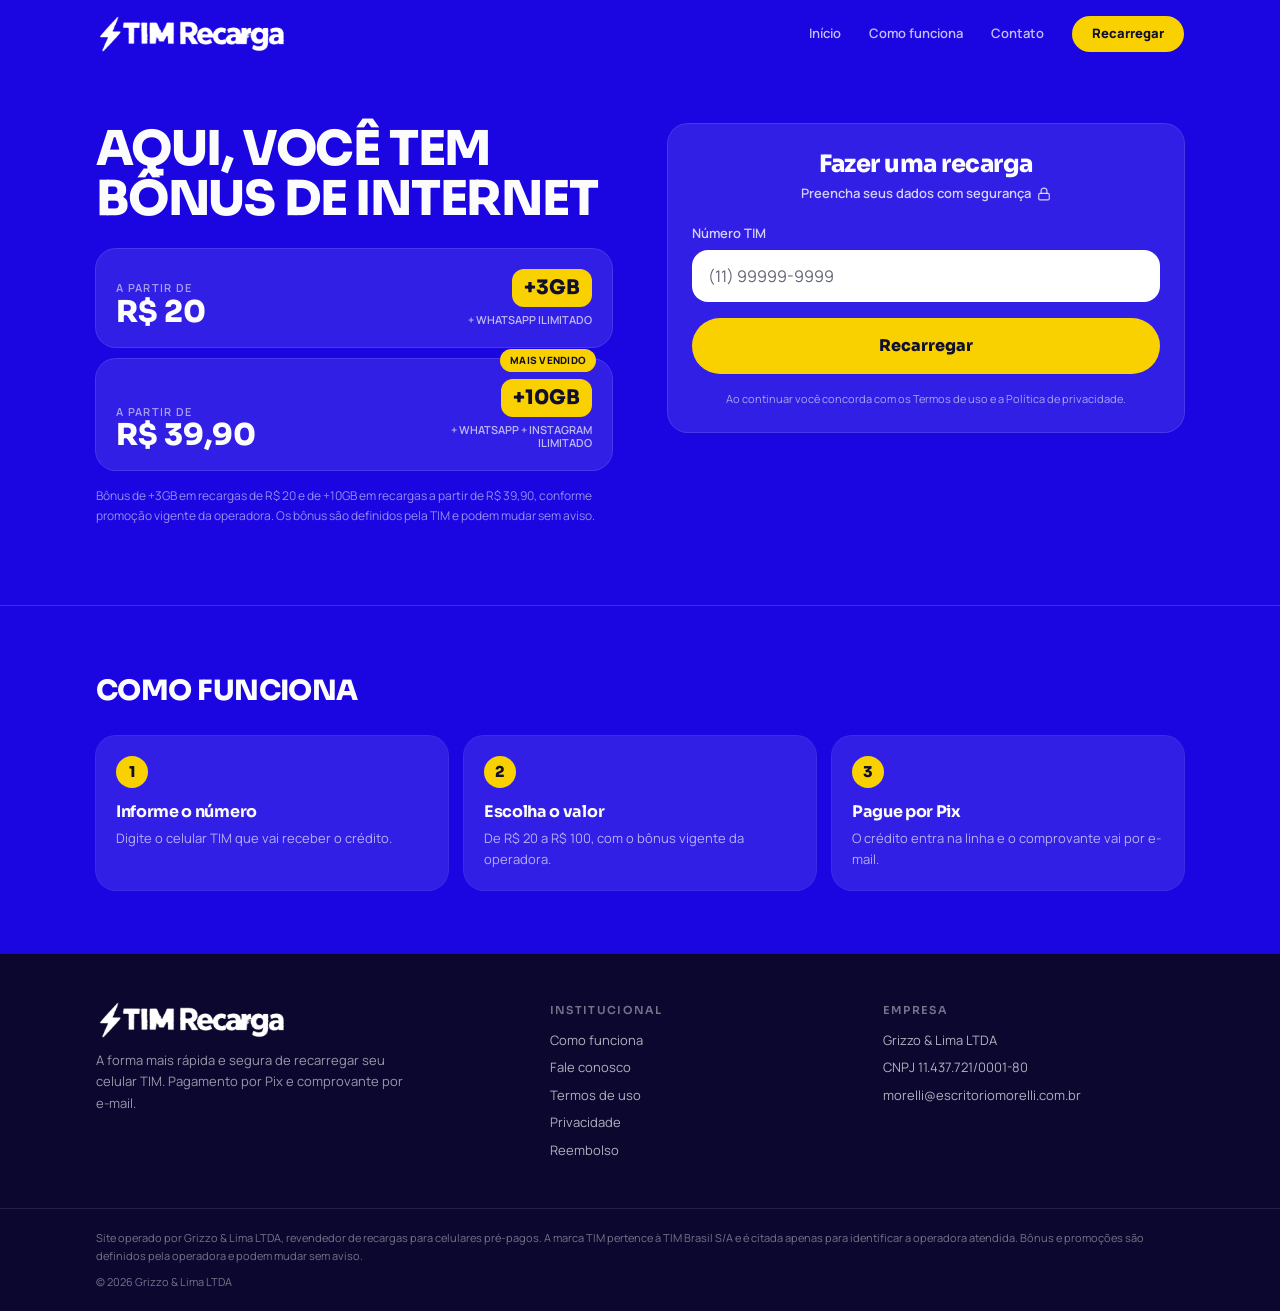
<file: index.html>
<!DOCTYPE html><html lang="pt-BR">

<meta http-equiv="content-type" content="text/html;charset=utf-8" />
<head><meta charSet="utf-8"/><meta name="viewport" content="width=device-width, initial-scale=1"/><link rel="preload" as="image" href="assets/logo-tim-recarga-CDezmYec.png"/><link rel="stylesheet" href="assets/styles-DLddrfKd.css" data-precedence="default"/><link rel="stylesheet" href="https://fonts.googleapis.com/css2?family=Sora:wght@600;700;800&amp;family=Manrope:wght@400;500;600;700&amp;display=swap" data-precedence="default"/><script async="" src="https://www.googletagmanager.com/gtag/js?id=AW-18459245821"></script><title>TIM Recarga — recarregue seu celular TIM por Pix</title><meta property="og:site_name" content="TIM Recarga"/><meta name="description" content="Recarregue seu celular TIM por Pix: informe o número, escolha o valor e receba o crédito em poucos minutos, com comprovante por e-mail."/><meta property="og:title" content="TIM Recarga — recarga de celular por Pix"/><meta property="og:description" content="Escolha o valor, pague por Pix e receba o crédito no seu número TIM em poucos minutos."/><meta property="og:type" content="website"/><meta property="og:url" content="/"/><meta name="twitter:card" content="summary_large_image"/><link rel="modulepreload" href="assets/index-x6sU-mBz.js"/><link rel="modulepreload" href="assets/routes-5rYmvwsM.js"/><link rel="modulepreload" href="assets/pix.functions-BjrQs4jU.js"/><link rel="modulepreload" href="assets/Brand-Dp4QsVyP.js"/><link rel="modulepreload" href="assets/SiteFooter-B02cvEzh.js"/><link rel="preconnect" href="https://fonts.googleapis.com/"/><link rel="preconnect" href="https://fonts.gstatic.com/" crossorigin="anonymous"/><link rel="icon" href="favicon.png" type="image/png"/><link rel="canonical" href="index.html"/><script>window.dataLayer=window.dataLayer||[];function gtag(){dataLayer.push(arguments);}gtag('js',new Date());gtag('config','AW-18459245821');</script></head><body><!--$--><div class="min-h-screen bg-primary"><header class="sticky top-0 z-50 bg-primary text-primary-foreground"><div class="mx-auto flex max-w-lg items-center justify-between px-5 py-4 lg:max-w-6xl lg:px-8"><a class="active" href="index.html" data-status="active" aria-current="page"><span class="flex items-center "><img src="assets/logo-tim-recarga-CDezmYec.png" alt="TIM Recarga" width="1080" height="202" class="h-9 w-auto [filter:brightness(0)_invert(1)]"/></span></a><nav class="hidden items-center gap-7 lg:flex"><a class="text-[13px] font-semibold text-primary-foreground/75 transition-colors hover:text-primary-foreground active" href="index.html" data-status="active" aria-current="page">Início</a><a href="como-funciona.html" class="text-[13px] font-semibold text-primary-foreground/75 transition-colors hover:text-primary-foreground">Como funciona</a><a href="contato.html" class="text-[13px] font-semibold text-primary-foreground/75 transition-colors hover:text-primary-foreground">Contato</a><a href="index.html#recarregar" class="rounded-full bg-accent px-5 py-2 text-[13px] font-extrabold text-accent-foreground">Recarregar</a></nav><button type="button" aria-label="Abrir menu" class="lg:hidden"><svg xmlns="http://www.w3.org/2000/svg" width="24" height="24" viewBox="0 0 24 24" fill="none" stroke="currentColor" stroke-width="2" stroke-linecap="round" stroke-linejoin="round" class="lucide lucide-menu size-6" aria-hidden="true"><path d="M4 5h16"></path><path d="M4 12h16"></path><path d="M4 19h16"></path></svg></button></div></header><main class="bg-primary text-primary-foreground"><section id="recarregar" class="mx-auto max-w-lg scroll-mt-20 px-5 pb-12 pt-8 lg:max-w-6xl lg:px-8 lg:pb-20 lg:pt-14"><div class="lg:grid lg:grid-cols-2 lg:items-start lg:gap-14"><div><h1 class="font-display text-[30px] font-extrabold uppercase leading-[1.05] tracking-tight sm:text-[38px] lg:text-[48px]">Aqui, você tem<br/>bônus de internet</h1><div class="mt-6 space-y-3"><div class="relative rounded-2xl bg-primary-foreground/10 px-5 py-5 ring-1 ring-primary-foreground/20"><div class="flex items-end justify-between gap-4"><div><p class="text-[11px] font-semibold uppercase tracking-[0.12em] text-primary-foreground/60">A partir de</p><p class="font-display text-[30px] font-extrabold leading-none">R$ 20</p></div><div class="text-right"><span class="inline-block rounded-lg bg-accent px-3 py-1 font-display text-[20px] font-extrabold text-accent-foreground">+3GB</span><p class="mt-1.5 max-w-[9rem] text-[11px] font-semibold uppercase leading-tight text-primary-foreground/70">+ WhatsApp ilimitado</p></div></div></div><div class="relative rounded-2xl bg-primary-foreground/10 px-5 py-5 ring-1 ring-primary-foreground/20"><span class="absolute -top-2.5 right-4 rounded-full bg-accent px-2.5 py-1 text-[10px] font-extrabold uppercase tracking-wide text-accent-foreground">Mais vendido</span><div class="flex items-end justify-between gap-4"><div><p class="text-[11px] font-semibold uppercase tracking-[0.12em] text-primary-foreground/60">A partir de</p><p class="font-display text-[30px] font-extrabold leading-none">R$ 39,90</p></div><div class="text-right"><span class="inline-block rounded-lg bg-accent px-3 py-1 font-display text-[20px] font-extrabold text-accent-foreground">+10GB</span><p class="mt-1.5 max-w-[9rem] text-[11px] font-semibold uppercase leading-tight text-primary-foreground/70">+ WhatsApp + Instagram ilimitado</p></div></div></div></div><p class="mt-4 text-[12px] leading-relaxed text-primary-foreground/55">Bônus de +3GB em recargas de R$ 20 e de +10GB em recargas a partir de R$ 39,90, conforme promoção vigente da operadora. Os bônus são definidos pela TIM e podem mudar sem aviso.</p></div><div class="mt-10 lg:mt-0"><div id="form-card" class="rounded-2xl bg-primary-foreground/10 p-4 ring-1 ring-primary-foreground/20 sm:p-6"><form class="space-y-4"><div class="text-center"><h2 class="font-display text-2xl font-extrabold text-primary-foreground">Fazer uma recarga</h2><p class="mt-1 inline-flex items-center gap-1.5 text-[13px] font-semibold text-primary-foreground/80">Preencha seus dados com segurança <svg xmlns="http://www.w3.org/2000/svg" width="24" height="24" viewBox="0 0 24 24" fill="none" stroke="currentColor" stroke-width="2" stroke-linecap="round" stroke-linejoin="round" class="lucide lucide-lock size-3.5" aria-hidden="true"><rect width="18" height="11" x="3" y="11" rx="2" ry="2"></rect><path d="M7 11V7a5 5 0 0 1 10 0v4"></path></svg></p></div><div><label for="numero" class="text-[13px] font-semibold text-primary-foreground/80">Número TIM</label><input id="numero" inputMode="numeric" autoComplete="tel" placeholder="(11) 99999-9999" class="mt-1.5 w-full rounded-xl bg-background px-4 py-3.5 text-[16px] font-semibold text-foreground outline-none ring-2 ring-transparent placeholder:font-normal placeholder:text-muted-foreground focus:ring-accent" value=""/></div><button type="submit" class="w-full rounded-full bg-accent px-6 py-4 font-display text-[16px] font-extrabold text-accent-foreground transition-transform active:scale-[0.99]">Recarregar</button><p class="text-center text-[11px] leading-relaxed text-primary-foreground/60">Ao continuar você concorda com os Termos de uso e a Política de privacidade.</p></form></div></div></div></section><section class="border-t border-primary-foreground/15"><div class="mx-auto max-w-lg px-5 py-12 lg:max-w-6xl lg:px-8 lg:py-16"><h2 class="font-display text-[22px] font-extrabold uppercase lg:text-[28px]">Como funciona</h2><div class="mt-6 grid gap-4 lg:grid-cols-3"><div class="rounded-2xl bg-primary-foreground/10 p-5 ring-1 ring-primary-foreground/15"><span class="inline-flex size-8 items-center justify-center rounded-full bg-accent font-display text-[15px] font-extrabold text-accent-foreground">1</span><h3 class="mt-3 font-display text-[16px] font-bold">Informe o número</h3><p class="mt-1 text-[13px] leading-relaxed text-primary-foreground/65">Digite o celular TIM que vai receber o crédito.</p></div><div class="rounded-2xl bg-primary-foreground/10 p-5 ring-1 ring-primary-foreground/15"><span class="inline-flex size-8 items-center justify-center rounded-full bg-accent font-display text-[15px] font-extrabold text-accent-foreground">2</span><h3 class="mt-3 font-display text-[16px] font-bold">Escolha o valor</h3><p class="mt-1 text-[13px] leading-relaxed text-primary-foreground/65">De R$ 20 a R$ 100, com o bônus vigente da operadora.</p></div><div class="rounded-2xl bg-primary-foreground/10 p-5 ring-1 ring-primary-foreground/15"><span class="inline-flex size-8 items-center justify-center rounded-full bg-accent font-display text-[15px] font-extrabold text-accent-foreground">3</span><h3 class="mt-3 font-display text-[16px] font-bold">Pague por Pix</h3><p class="mt-1 text-[13px] leading-relaxed text-primary-foreground/65">O crédito entra na linha e o comprovante vai por e-mail.</p></div></div></div></section></main><footer class="bg-ink text-ink-foreground"><div class="mx-auto grid max-w-lg gap-8 px-5 py-12 lg:max-w-6xl lg:grid-cols-[1.4fr_1fr_1fr] lg:px-8"><div><span class="flex items-center "><img src="assets/logo-tim-recarga-CDezmYec.png" alt="TIM Recarga" width="1080" height="202" class="h-9 w-auto [filter:brightness(0)_invert(1)]"/></span><p class="mt-3 max-w-xs text-[13px] leading-relaxed text-ink-foreground/60">A forma mais rápida e segura de recarregar seu celular TIM. Pagamento por Pix e comprovante por e-mail.</p></div><div><h3 class="text-[11px] font-semibold uppercase tracking-[0.12em] text-ink-foreground/45">Institucional</h3><ul class="mt-3 space-y-2 text-[13px] text-ink-foreground/70"><li><a href="como-funciona.html">Como funciona</a></li><li><a href="contato.html">Fale conosco</a></li><li><a href="termos-de-uso.html">Termos de uso</a></li><li><a href="politica-de-privacidade.html">Privacidade</a></li><li><a href="politica-de-reembolso.html">Reembolso</a></li></ul></div><div><h3 class="text-[11px] font-semibold uppercase tracking-[0.12em] text-ink-foreground/45">Empresa</h3><ul class="mt-3 space-y-2 text-[13px] text-ink-foreground/70"><li>Grizzo & Lima LTDA</li><li>CNPJ <!-- -->11.437.721/0001-80</li></ul></div></div><div class="border-t border-ink-foreground/10"><div class="mx-auto max-w-lg px-5 py-5 text-[11px] leading-relaxed text-ink-foreground/45 lg:max-w-6xl lg:px-8"><p>Site operado por <!-- -->Grizzo & Lima LTDA<!-- -->, revendedor de recargas para celulares pré-pagos. A marca TIM pertence à TIM Brasil S/A e é citada apenas para identificar a operadora atendida. Bônus e promoções são definidos pela operadora e podem mudar sem aviso.</p><p class="mt-2">© <!-- -->2026<!-- --> <!-- -->Grizzo & Lima LTDA</p></div></div></footer></div><script>(function(a,f){let l;try{l=JSON.parse(sessionStorage.getItem(a)||"{}")}catch{return}const n=l?.[f||history.state?.__TSR_key];let c=!1;for(const t in n){const e=n[t],o=e?.scrollX,s=e?.scrollY;if(Number.isFinite(o)&&Number.isFinite(s)){if(t==="window")scrollTo(o,s),c=!0;else if(t)try{const r=document.querySelector(t);r&&(r.scrollLeft=o,r.scrollTop=s)}catch{}}}if(c)return;const i=location.hash.slice(1);if(i){const t=history.state?.__hashScrollIntoViewOptions??!0;if(t){const e=document.getElementById(i);e&&e.scrollIntoView(t)}return}scrollTo(0,0)})("tsr-scroll-restoration-v1_3");document.currentScript.remove()</script><!--/$--><script class="$tsr" id="$tsr-stream-barrier">(self.$R=self.$R||{})["tsr"]=[];self.$_TSR={h(){this.hydrated=!0,this.c()},e(){this.streamEnded=!0,this.c()},c(){this.hydrated&&this.streamEnded&&(delete self.$_TSR,delete self.$R.tsr)},p(e){this.initialized?e():this.buffer.push(e)},buffer:[]};$_TSR.router=($R=>$R[0]={manifest:$R[1]={routes:$R[2]={__root__:$R[3]={preloads:$R[4]=["/assets/index-x6sU-mBz.js"],scripts:$R[5]=[$R[6]={attrs:$R[7]={type:"module",async:!0,src:"/assets/index-x6sU-mBz.js"}}]},"/":$R[8]={preloads:$R[9]=["/assets/routes-5rYmvwsM.js","assets/pix.functions-BjrQs4jU.js","assets/Brand-Dp4QsVyP.js","/assets/SiteFooter-B02cvEzh.js"]}}},matches:$R[10]=[$R[11]={i:"__root__ ",u:1790449091208,s:"success",ssr:!0},$R[12]={i:"  ",u:1790449091208,s:"success",ssr:!0}],lastMatchId:"  "})($R["tsr"]);$_TSR.e();document.currentScript.remove()</script><script>if(location.pathname!=='/'){history.replaceState(null,'','/')}</script><script type="module" async="" src="assets/index-x6sU-mBz.js"></script></body>

</html>
</file>
